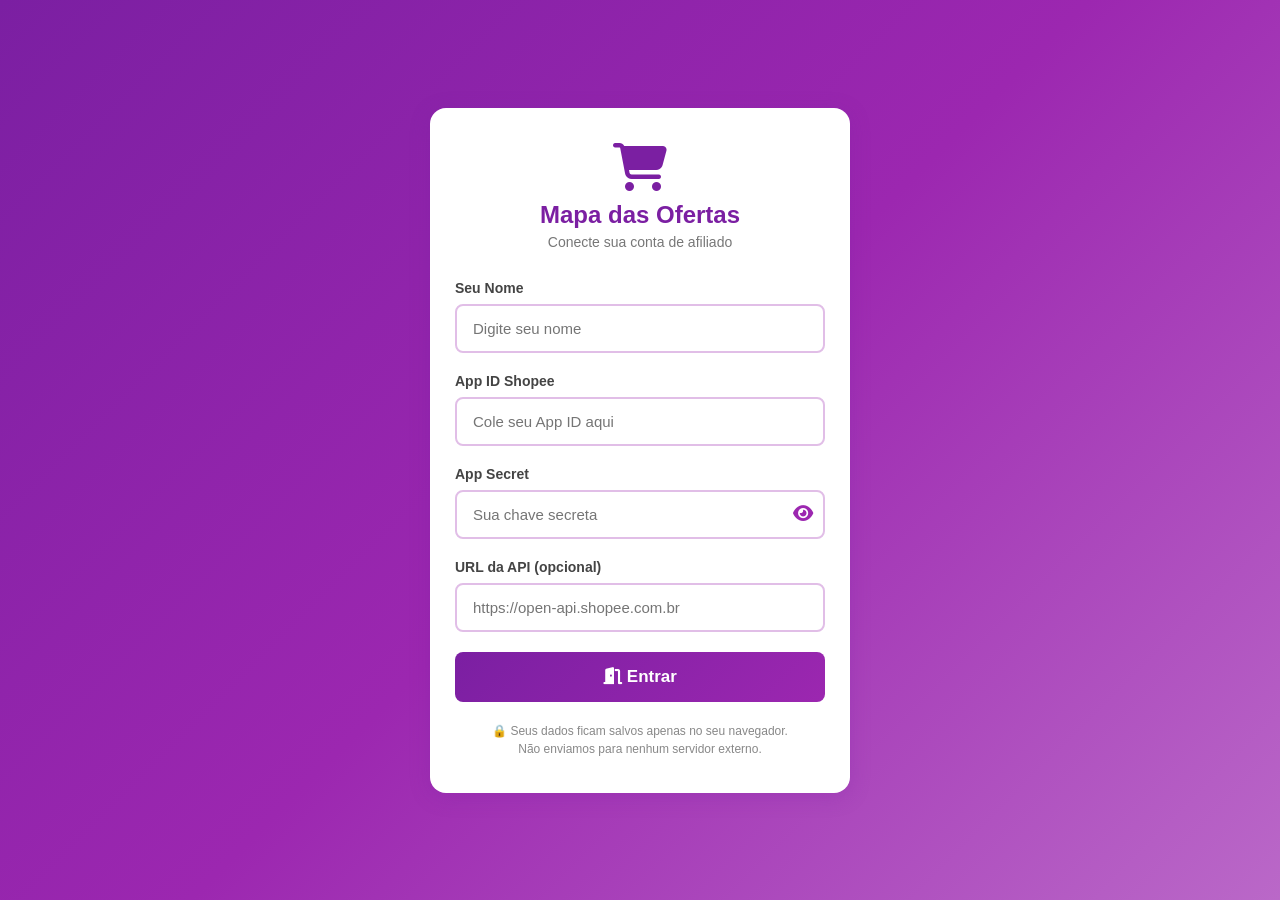
<file: index.html>
<!DOCTYPE html>
<html lang="pt-BR">
<head>
    <meta charset="UTF-8">
    <meta name="viewport" content="width=device-width, initial-scale=1.0">
    <title>Mapa das Ofertas — Login</title>
    <link rel="stylesheet" href="https://cdnjs.cloudflare.com/ajax/libs/font-awesome/6.4.0/css/all.min.css">
    <style>
        * { margin: 0; padding: 0; box-sizing: border-box; font-family: Arial, sans-serif; }
        body { 
            background: linear-gradient(135deg, #7B1FA2, #9C27B0, #BA68C8);
            min-height: 100vh;
            display: flex;
            align-items: center;
            justify-content: center;
            padding: 20px;
        }
        .login-card {
            background: white;
            border-radius: 16px;
            padding: 35px 25px;
            width: 100%;
            max-width: 420px;
            box-shadow: 0 4px 20px rgba(123, 31, 162, 0.25);
        }
        .logo-section { text-align: center; margin-bottom: 30px; }
        .logo-icon { font-size: 48px; color: #7B1FA2; margin-bottom: 10px; }
        .logo-section h1 { color: #7B1FA2; font-size: 24px; margin-bottom: 5px; }
        .logo-section p { color: #777; font-size: 14px; }
        .form-group { margin-bottom: 20px; }
        .form-group label {
            display: block;
            margin-bottom: 8px;
            color: #444;
            font-weight: 600;
            font-size: 14px;
        }
        .form-group input {
            width: 100%;
            padding: 14px 16px;
            border: 2px solid #E1BEE7;
            border-radius: 8px;
            font-size: 15px;
            transition: 0.3s;
        }
        .form-group input:focus {
            outline: none;
            border-color: #9C27B0;
            box-shadow: 0 0 0 3px rgba(156, 39, 176, 0.15);
        }
        .password-wrapper { position: relative; }
        .password-wrapper input { padding-right: 45px; }
        .eye-btn {
            position: absolute;
            right: 12px;
            top: 50%;
            transform: translateY(-50%);
            background: none;
            border: none;
            color: #9C27B0;
            font-size: 18px;
            cursor: pointer;
        }
        .btn-primary {
            width: 100%;
            background: linear-gradient(135deg, #7B1FA2, #9C27B0);
            color: white;
            border: none;
            padding: 15px;
            border-radius: 8px;
            font-size: 17px;
            font-weight: bold;
            cursor: pointer;
            transition: 0.3s;
        }
        .btn-primary:hover { 
            background: linear-gradient(135deg, #6A1B9A, #8E24AA);
            transform: translateY(-2px);
        }
        .aviso-texto {
            margin-top: 20px;
            font-size: 12px;
            color: #888;
            text-align: center;
            line-height: 1.5;
        }
    </style>
</head>
<body>
    <div class="login-card">
        <div class="logo-section">
            <i class="fas fa-shopping-cart logo-icon"></i>
            <h1>Mapa das Ofertas</h1>
            <p>Conecte sua conta de afiliado</p>
        </div>

        <div class="form-group">
            <label for="user-name">Seu Nome</label>
            <input type="text" id="user-name" placeholder="Digite seu nome">
        </div>

        <div class="form-group">
            <label for="app-id">App ID Shopee</label>
            <input type="text" id="app-id" placeholder="Cole seu App ID aqui">
        </div>

        <div class="form-group">
            <label for="app-secret">App Secret</label>
            <div class="password-wrapper">
                <input type="password" id="app-secret" placeholder="Sua chave secreta">
                <button type="button" id="toggle-secret" class="eye-btn">
                    <i class="fas fa-eye"></i>
                </button>
            </div>
        </div>

        <div class="form-group">
            <label for="api-url">URL da API (opcional)</label>
            <input type="text" id="api-url" placeholder="https://open-api.shopee.com.br">
        </div>

        <button type="button" class="btn-primary" id="botao-entrar">
            <i class="fas fa-door-open"></i> Entrar
        </button>

        <p class="aviso-texto">
            🔒 Seus dados ficam salvos apenas no seu navegador.<br>
            Não enviamos para nenhum servidor externo.
        </p>
    </div>

    <script>
        function fazerLogin() {
            const nome = document.getElementById('user-name').value.trim();
            const appId = document.getElementById('app-id').value.trim();
            const appSecret = document.getElementById('app-secret').value.trim();
            const apiUrl = document.getElementById('api-url').value.trim() || 'https://open-api.shopee.com.br';

            if (!nome) {
                alert('⚠️ Por favor, digite seu nome!');
                return false;
            }
            if (!appId) {
                alert('⚠️ Por favor, insira seu App ID da Shopee!');
                return false;
            }
            if (!appSecret) {
                alert('⚠️ Por favor, insira sua App Secret!');
                return false;
            }

            localStorage.setItem('userName', nome);
            localStorage.setItem('appId', appId);
            localStorage.setItem('appSecret', appSecret);
            localStorage.setItem('apiUrl', apiUrl);

            console.log('✅ Credenciais salvas!');
            window.location.href = 'dashboard.html';
            return true;
        }

        function configurarBotaoOlho() {
            const botaoOlho = document.getElementById('toggle-secret');
            if (!botaoOlho) return;
            
            botaoOlho.addEventListener('click', function() {
                const campo = document.getElementById('app-secret');
                const icone = botaoOlho.querySelector('i');
                if (campo.type === 'password') {
                    campo.type = 'text';
                    icone.className = 'fas fa-eye-slash';
                } else {
                    campo.type = 'password';
                    icone.className = 'fas fa-eye';
                }
            });
        }

        document.addEventListener('DOMContentLoaded', function() {
            const botao = document.getElementById('botao-entrar');
            if (botao) {
                botao.addEventListener('click', function(e) {
                    e.preventDefault();
                    fazerLogin();
                });
            }
            configurarBotaoOlho();
        });
    </script>
</body>
</html>
<script>
// ==============================================
// 🔌 OPENAPI DA SHOPEE — Conexão Real
// ==============================================

// Carrega as credenciais que vieram da tela de login
const CREDENCIAIS = {
    nome: localStorage.getItem('userName') || 'Visitante',
    appId: localStorage.getItem('appId') || '',
    appSecret: localStorage.getItem('appSecret') || '',
    apiUrl: localStorage.getItem('apiUrl') || 'https://open-api.shopee.com.br'
};

// Mostra o nome do usuário na tela
document.addEventListener('DOMContentLoaded', function() {
    const elementoNome = document.getElementById('exibirNome');
    if (elementoNome) {
        elementoNome.textContent = CREDENCIAIS.nome;
    }
    
    console.log('✅ Conectado como:', CREDENCIAIS.nome);
    console.log('📡 API:', CREDENCIAIS.apiUrl);
    console.log('🔑 App ID:', CREDENCIAIS.appId ? 'Configurado' : 'Não configurado');
    
    // Verifica se tem credenciais
    if (!CREDENCIAIS.appId || !CREDENCIAIS.appSecret) {
        console.log('⚠️ Sem credenciais — usando exemplos');
        carregarExemplos();
    } else {
        console.log('🔑 Credenciais encontradas — pronto para conectar');
        // Aqui é onde a chamada real vai quando a integração estiver pronta
        carregarExemplos(); // ← temporário, remova quando API real estiver pronta
    }
});

// Função de sair
function sair() {
    if (confirm('Deseja sair da sua conta?')) {
        localStorage.clear();
        window.location.href = 'index.html';
    }
}

// ==============================================
// 📡 FUNÇÃO PARA BUSCAR PRODUTOS DA OPENAPI
// ==============================================
async function buscarProdutosAPI() {
    if (!CREDENCIAIS.appId || !CREDENCIAIS.appSecret) {
        console.log('⚠️ Credenciais não preenchidas');
        return [];
    }

    try {
        console.log('📡 Conectando à OpenAPI da Shopee...');
        
        // ⚠️ Esta é a estrutura da chamada real — ative quando sua API estiver aprovada
        // const resposta = await fetch(`${CREDENCIAIS.apiUrl}/api/v2/affiliate/products?app_id=${CREDENCIAIS.appId}`, {
        //     method: 'GET',
        //     headers: {
        //         'Authorization': `Bearer ${CREDENCIAIS.appSecret}`,
        //         'Content-Type': 'application/json'
        //     }
        // });
        // const dados = await resposta.json();
        // return dados.data?.products || [];
        
        console.log('✅ Estrutura da API pronta — ative a chamada acima quando estiver aprovada');
        return [];
    } catch (erro) {
        console.error('❌ Erro na API:', erro);
        return [];
    }
}

// ==============================================
// 📦 DADOS DE EXEMPLO — Mostra produtos enquanto API não está ativa
// ==============================================
const produtosExemplo = [
    {id:1,nome:"Rack com Painel para TV até 65\"",preco:799.90,comissao:14,poucos:true,img:"https://images.unsplash.com/photo-1556911220-bff31c812dba?w=400&h=300&fit=crop"},
    {id:2,nome:"Vestido Midi Floral Elegante",preco:89.90,comissao:18,poucos:false,img:"https://images.unsplash.com/photo-1572804013309-59a88b7e92a1?w=400&h=300&fit=crop"},
    {id:3,nome:"Travesseiro de Amamentação Ajustável",preco:85.90,comissao:22,poucos:true,img:"https://images.unsplash.com/photo-1584100936595-c0654b55a2e2?w=400&h=300&fit=crop"},
    {id:4,nome:"Kit 4 Potes Herméticos de Vidro",preco:59.90,comissao:19,poucos:true,img:"https://images.unsplash.com/photo-1614935151651-0bea6508db6b?w=400&h=300&fit=crop"},
    {id:5,nome:"Creme Hidratante Corporal 500ml",preco:44.90,comissao:25,poucos:false,img:"https://images.unsplash.com/photo-1571781926291-c477ebfd024b?w=400&h=300&fit=crop"}
];

function carregarExemplos() {
    console.log('📦 Carregando produtos de exemplo...');
    const container = document.getElementById('gradeProdutos');
    const contagem = document.getElementById('qtdOfertas');
    
    if (contagem) contagem.textContent = produtosExemplo.length + ' produtos';
    if (!container) return;
    
    container.innerHTML = '';
    produtosExemplo.forEach(p => {
        const badgePoucos = p.poucos ? '<span style="background:#4CAF50;color:white;padding:2px 6px;border-radius:3px;font-size:10px;">Poucos Afiliados</span>' : '';
        container.innerHTML += `
            <div style="background:white;border-radius:8px;overflow:hidden;box-shadow:0 2px 4px rgba(0,0,0,0.05);">
                <div style="height:140px;background:#f9f7fc;position:relative;">
                    <img src="${p.img}" alt="${p.nome}" style="width:100%;height:100%;object-fit:cover;">
                    <div style="position:absolute;top:6px;left:6px;right:6px;display:flex;justify-content:space-between;">
                        <span style="background:#7B1FA2;color:white;padding:2px 6px;border-radius:3px;font-size:11px;font-weight:bold;">${p.comissao}%</span>
                        ${badgePoucos}
                    </div>
                </div>
                <div style="padding:10px;">
                    <h3 style="font-size:13px;color:#333;margin-bottom:4px;line-height:1.3;">${p.nome}</h3>
                    <p style="font-size:16px;font-weight:bold;color:#222;margin-bottom:4px;">R$ ${p.preco.toFixed(2).replace('.', ',')}</p>
                    <p style="font-size:11px;color:#777;margin-bottom:8px;">Ganhe ~R$${(p.preco * p.comissao / 100).toFixed(2).replace('.', ',')}</p>
                    <button style="width:100%;background:#7B1FA2;color:white;border:none;padding:8px;border-radius:4px;cursor:pointer;font-size:13px;font-weight:bold;">CRIAR OFERTA</button>
                </div>
            </div>
        `;
    });
}
          </script>
</file>
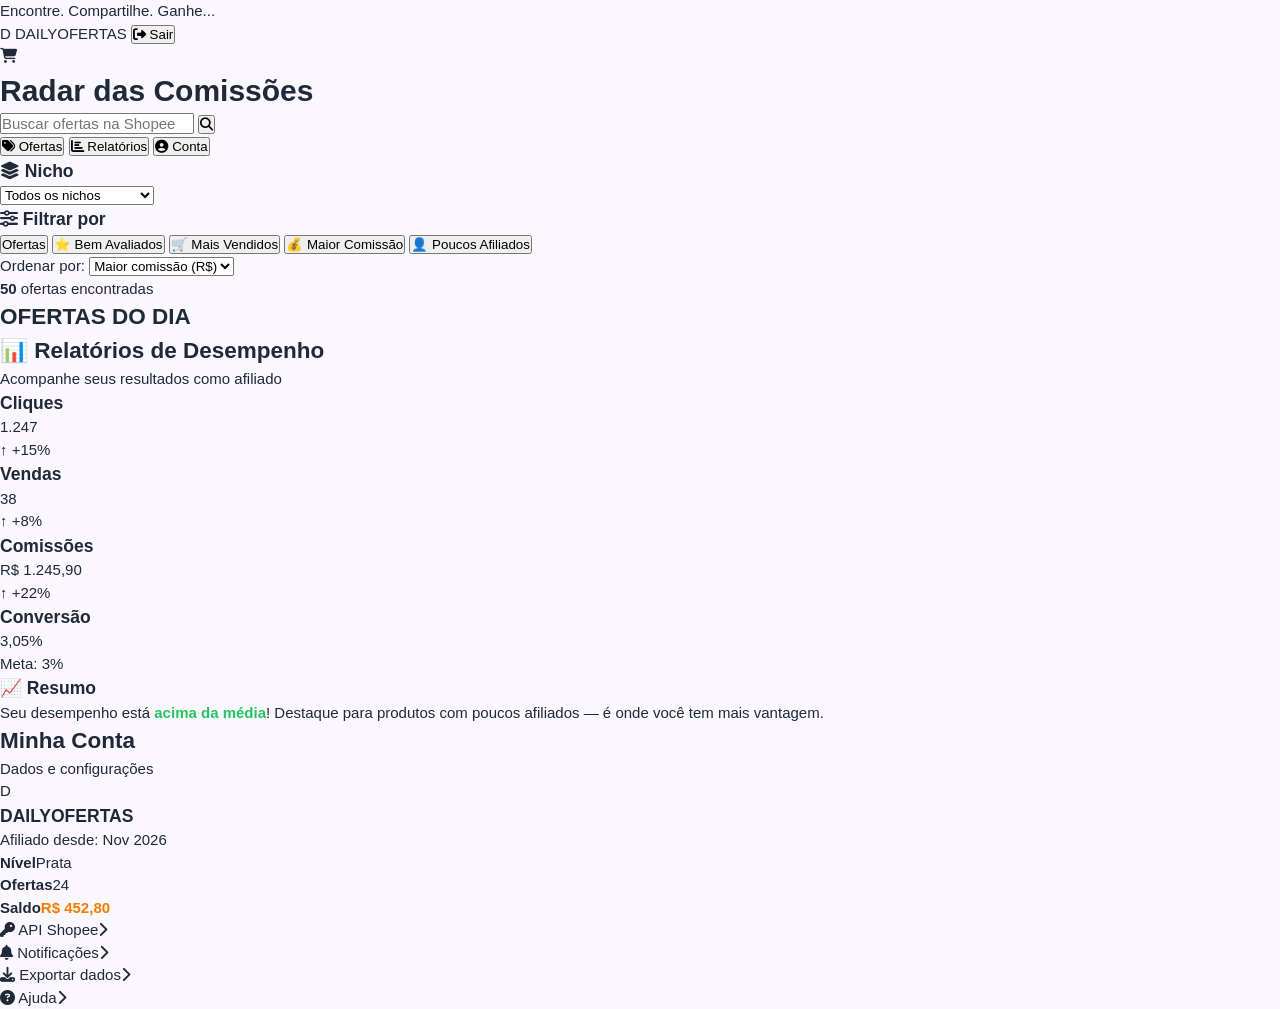
<file: index (1).html>
<!DOCTYPE html>
<html lang="pt-BR">
<head>
    <meta charset="UTF-8">
    <meta name="viewport" content="width=device-width, initial-scale=1.0">
    <title>Radar das Comissões — Ofertas</title>
    <link rel="stylesheet" href="style.css">
    <link rel="stylesheet" href="https://cdnjs.cloudflare.com/ajax/libs/font-awesome/6.4.0/css/all.min.css">
</head>
<body class="page-dashboard">

    <!-- 🔶 CABEÇALHO -->
    <header class="top-header">
        <div class="header-top-bar">
            <span class="slogan">Encontre. Compartilhe. Ganhe...</span>
            <div class="user-area">
                <span class="user-badge">D</span>
                <span class="user-name">DAILYOFERTAS</span>
                <button class="logout-btn" onclick="sairDoSistema()">
                    <i class="fas fa-sign-out-alt"></i> Sair
                </button>
            </div>
        </div>

        <div class="brand-title">
            <i class="fas fa-shopping-cart"></i>
            <h1>Radar das Comissões</h1>
        </div>

        <div class="search-bar">
            <input type="text" id="search-input" placeholder="Buscar ofertas na Shopee">
            <button class="search-btn" onclick="buscarOfertas()">
                <i class="fas fa-search"></i>
            </button>
        </div>
    </header>

    <!-- 📑 ABAS PRINCIPAIS -->
    <nav class="main-tabs">
        <button class="tab active" onclick="mudarAba('ofertas')" id="tab-ofertas">
            <i class="fas fa-tags"></i> Ofertas
        </button>
        <button class="tab" onclick="mudarAba('relatorios')" id="tab-relatorios">
            <i class="fas fa-chart-bar"></i> Relatórios
        </button>
        <button class="tab" onclick="mudarAba('conta')" id="tab-conta">
            <i class="fas fa-user-circle"></i> Conta
        </button>
    </nav>

    <main class="content-wrapper">

        <!-- ========================================== -->
        <!-- 🎯 ABA: OFERTAS -->
        <!-- ========================================== -->
        <section id="aba-ofertas" class="tab-content active">

            <!-- 📦 NICHO -->
            <div class="filter-card">
                <h3 class="card-heading"><i class="fas fa-layer-group"></i> Nicho</h3>
                <select class="full-select" id="nicho-select" onchange="filtrarPorNicho()">
                    <option selected>Todos os nichos</option>
                    <option value="bebe">🍼 Bebês</option>
                    <option value="casa">🏠 Casa e Decoração</option>
                    <option value="beleza">💄 Beleza</option>
                    <option value="moda">👗 Moda</option>
                    <option value="tecnologia">📱 Tecnologia</option>
                </select>
            </div>

            <!-- ⚙️ FILTROS — CADA UM ABRA SUA ABA -->
            <div class="filter-card">
                <h3 class="card-heading"><i class="fas fa-sliders-h"></i> Filtrar por</h3>
                <div class="filter-tags">
                    <button class="tag-btn active" onclick="abrirFiltro('todas')" id="filtro-todas">Ofertas</button>
                    <button class="tag-btn" onclick="abrirFiltro('avaliadas')" id="filtro-avaliadas">⭐ Bem Avaliados</button>
                    <button class="tag-btn" onclick="abrirFiltro('vendidas')" id="filtro-vendidas">🛒 Mais Vendidos</button>
                    <button class="tag-btn" onclick="abrirFiltro('comissao')" id="filtro-comissao">💰 Maior Comissão</button>
                    <button class="tag-btn" onclick="abrirFiltro('poucos')" id="filtro-poucos">👤 Poucos Afiliados</button>
                </div>

                <div class="sort-line">
                    <label>Ordenar por:</label>
                    <select class="sort-select" id="ordenar-por">
                        <option selected>Maior comissão (R$)</option>
                        <option>Poucos afiliados</option>
                        <option>Mais vendidos</option>
                        <option>Menor preço</option>
                    </select>
                </div>
                <p class="results-count"><strong id="qtd-ofertas">50</strong> ofertas encontradas</p>
            </div>

            <!-- 🛍️ LISTA DE PRODUTOS — DINÂMICA POR FILTRO -->
            <div class="offers-section" id="area-ofertas">
                <h2 class="section-title" id="titulo-secao">OFERTAS DO DIA</h2>
                <div class="products-grid" id="grade-produtos">
                    <!-- Os produtos são carregados aqui automaticamente -->
                </div>
            </div>
        </section>

        <!-- ========================================== -->
        <!-- 📊 ABA: RELATÓRIOS -->
        <!-- ========================================== -->
        <section id="aba-relatorios" class="tab-content">
            <div class="page-intro">
                <h2>📊 Relatórios de Desempenho</h2>
                <p>Acompanhe seus resultados como afiliado</p>
            </div>
            <div class="stats-grid">
                <div class="stat-card"><h3>Cliques</h3><p class="stat-value">1.247</p><span class="up">↑ +15%</span></div>
                <div class="stat-card"><h3>Vendas</h3><p class="stat-value">38</p><span class="up">↑ +8%</span></div>
                <div class="stat-card"><h3>Comissões</h3><p class="stat-value">R$ 1.245,90</p><span class="up">↑ +22%</span></div>
                <div class="stat-card"><h3>Conversão</h3><p class="stat-value">3,05%</p><span>Meta: 3%</span></div>
            </div>
            <div class="report-box">
                <h3>📈 Resumo</h3>
                <p>Seu desempenho está <strong style="color:#22c55e;">acima da média</strong>! Destaque para produtos com poucos afiliados — é onde você tem mais vantagem.</p>
            </div>
        </section>

        <!-- ========================================== -->
        <!-- 👤 ABA: CONTA -->
        <!-- ========================================== -->
        <section id="aba-conta" class="tab-content">
            <div class="page-intro"><h2>Minha Conta</h2><p>Dados e configurações</p></div>
            <div class="profile-card">
                <div class="profile-header">
                    <span class="profile-initial">D</span>
                    <div><h3>DAILYOFERTAS</h3><p>Afiliado desde: Nov 2026</p></div>
                </div>
                <div class="profile-stats">
                    <div class="profile-stat"><strong>Nível</strong><span>Prata</span></div>
                    <div class="profile-stat"><strong>Ofertas</strong><span>24</span></div>
                    <div class="profile-stat"><strong>Saldo</strong><span style="color:#f57c00; font-weight:bold;">R$ 452,80</span></div>
                </div>
            </div>
            <div class="settings-list">
                <div class="setting-item"><span><i class="fas fa-key"></i> API Shopee</span><i class="fas fa-chevron-right"></i></div>
                <div class="setting-item"><span><i class="fas fa-bell"></i> Notificações</span><i class="fas fa-chevron-right"></i></div>
                <div class="setting-item"><span><i class="fas fa-download"></i> Exportar dados</span><i class="fas fa-chevron-right"></i></div>
                <div class="setting-item"><span><i class="fas fa-question-circle"></i> Ajuda</span><i class="fas fa-chevron-right"></i></div>
            </div>
        </section>

        <!-- ========================================== -->
        <!-- ✨ MODAL: CRIAR OFERTA (Abre ao clicar "CRIAR OFERTA") -->
        <!-- ========================================== -->
        <div id="modal-criar-oferta" class="modal-overlay" style="display: none;">
            <div class="modal-content">
                <button class="fechar-modal" onclick="fecharModal()">×</button>
                <h2 id="modal-produto-nome">Criar Oferta</h2>

                <!-- 📤 OPÇÕES DE COMPARTILHAMENTO -->
                <div class="opcoes-compartilhamento">
                    <h3>Escolha onde publicar:</h3>
                    <div class="opcao-card" onclick="selecionarCanal('whatsapp')" id="opcao-whatsapp">
                        <i class="fab fa-whatsapp"></i>
                        <h4>Grupo de WhatsApp</h4>
                        <p>Compartilhe com seus grupos</p>
                    </div>
                    <div class="opcao-card" onclick="selecionarCanal('shopee-video')" id="opcao-shopee-video">
                        <i class="fas fa-video"></i>
                        <h4>Shopee Vídeo</h4>
                        <p>Post automático no Shopee Vídeo</p>
                    </div>
                </div>

                <!-- ✍️ ÁREA DE LEGENDA E HASHTAGS -->
                <div id="area-conteudo" style="display: none; margin-top: 24px;">
                    <h3>✍️ Conteúdo da publicação</h3>
                    
                    <label>Nome do Produto:</label>
                    <input type="text" id="produto-nome-exibicao" readonly class="input-leitura">
                    
                    <label>Preço comissão:</label>
                    <input type="text" id="produto-valor-exibicao" readonly class="input-leitura">
                    
                    <label>📝 Legenda (você pode editar):</label>
                    <textarea id="campo-legenda" rows="5" placeholder="A legenda aparece aqui..."></textarea>
                    
                    <label>🏷️ Hashtags sugeridas (seguras conforme regras da Shopee):</label>
                    <textarea id="campo-hashtags" rows="3" readonly class="input-leitura"></textarea>
                    
                    <p class="aviso-hashtag"><i class="fas fa-shield-alt"></i> Hashtags verificadas — em conformidade com as diretrizes da Shopee ✅</p>
                    
                    <div class="botoes-acao">
                        <button class="btn-secundario" onclick="copiarConteudo()">
                            <i class="fas fa-copy"></i> Copiar Tudo
                        </button>
                        <button class="btn-principal" id="btn-publicar" onclick="publicar()">
                            <i class="fas fa-paper-plane"></i> Publicar
                        </button>
                    </div>
                </div>
            </div>
        </div>

    </main>

    <script>
        // =================================================
        // 📦 BANCO DE DADOS DE PRODUTOS
        // =================================================
        const produtos = [
            {
                id: 1,
                nome: "Rack com Painel para TV até 65 Polegadas Life Caemmun",
                preco: "R$ 805,49",
                imagem: "https://via.placeholder.com/600x400/e8e8e8/333?text=Rack+TV",
                comissao: "13%",
                ganho: "~R$ 104,71",
                avaliacao: "4,8",
                vendas: "",
                nicho: "casa",
                destaque: "",
                categoria: "decoração"
            },
            {
                id: 2,
                nome: "Kit 2 Cadeira Orgânica Manuela sala de jantar",
                preco: "R$ 349,94",
                imagem: "https://via.placeholder.com/600x400/f0f0f0/333?text=Cadeiras",
                comissao: "13%",
                ganho: "~R$ 45,49",
                avaliacao: "4,8",
                vendas: "59 vendidos",
                desconto: "-30%",
                nicho: "casa",
                destaque: "",
                categoria: "moveis"
            },
            {
                id: 3,
                nome: "Kit Festa Cubo 4 Peças (dourado, rose gold, preto)",
                preco: "R$ 299,20",
                imagem: "https://via.placeholder.com/600x400/faf0f5/333?text=Festa",
                comissao: "14%",
                ganho: "~R$ 41,89",
                avaliacao: "4,9",
                vendas: "32 vendidos",
                desconto: "-12%",
                nicho: "casa",
                destaque: "",
                categoria: "festas"
            },
            {
                id: 4,
                nome: "Poltrona Decorativa Com Almofada Amamentação",
                preco: "R$ 273,67",
                imagem: "https://via.placeholder.com/600x400/fff8f0/333?text=Poltrona",
                comissao: "13%",
                ganho: "~R$ 35,58",
                avaliacao: "5,0",
                vendas: "18 vendidos",
                desconto: "-12%",
                nicho: "bebe",
                destaque: "LANÇAMENTO!",
                categoria: "amamentacao"
            },
            {
                id: 5,
                nome: "Mamadeira Anticólica 240ml Silicone",
                preco: "R$ 39,90",
                imagem: "https://via.placeholder.com/600x400/fff/333?text=Mamadeira",
                comissao: "12%",
                ganho: "~R$ 4,79",
                avaliacao: "4,9",
                vendas: "230 vendidos",
                nicho: "bebe",
                destaque: "",
                categoria: "mamadeira"
            },
            {
                id: 6,
                nome: "Carrinho de Bebê Dobrável com Capa de Chuva",
                preco: "R$ 459,90",
                imagem: "https://via.placeholder.com/600x400/f8f8f8/333?text=Carrinho+Bebê",
                comissao: "11%",
                ganho: "~R$ 50,59",
                avaliacao: "4,7",
                vendas: "87 vendidos",
                nicho: "bebe",
                destaque: "",
                categoria: "carrinho_bebe"
            }
        ];

        // =================================================
        // 🏷️ GERADOR DE HASHTAGS SEGURAS — Por Categoria
        // =================================================
        const hashtagsPorCategoria = {
            mamadeira: {
                legenda: "✨ Mamadeira Anticólica — conforto e segurança para seu bebê!\n✅ Sem BPA • Silicone macio • Fácil de limpar\n💝 Perfeita para o dia a dia e viagens\n👉 Garanta a sua com desconto!",
                tags: "#Mamadeira #MamadeiraAnticolica #AlimentacaoBebe #ProdutosParaBebe #CuidaDoBebe #Maternidade #BebeSeguro #SiliconeParaBebe #FamiliaFeliz #AmorDeMae"
            },
            carrinho_bebe: {
                legenda: "👶 Carrinho de Bebê Dobrável — praticidade que você merece!\n✅ Leve e dobrável • Inclui capa de chuva • Seguro e confortável\n💝 Ideal para passeios com seu pequeno\n👉 Confira o preço especial!",
                tags: "#CarrinhoDeBebe #PasseioComBebe #ProdutosInfantis #MaternidadePratica #BebeConfortavel #
</file>
<file: style.css>
/* ==========================================
   MAPA DAS OFERTAS — Estilos com Cor ROXA
========================================== */

:root {
    --roxo-escuro: #6b21a8;      /* Cabeçalhos e faixa topo */
    --roxo-medio: #7c3aed;       /* Botões e destaques */
    --roxo-claro: #ede9fe;       /* Fundo suave */
    --roxo-borda: #ddd6fe;       /* Bordas */
    --fundo-tela: #faf7ff;       /* Fundo da página */
    --fundo-card: #ffffff;       /* Caixas brancas */
    --texto-escuro: #1f2937;     /* Textos principais */
    --texto-claro: #6b7280;      /* Textos secundários */
    --sombra: 0 4px 12px rgba(107, 33, 168, 0.08);
    --raio: 10px;
}

* {
    margin: 0;
    padding: 0;
    box-sizing: border-box;
    font-family: 'Segoe UI', Roboto, 'Helvetica Neue', Arial, sans-serif;
}

body {
    background: var(--fundo-tela);
    color: var(--texto-escuro);
    line-height: 1.5;
    font-size: 15px;
}

button {
    cursor: pointer;
    font-family: inherit;
}

input, textarea {
    font-family: inherit;
    font-size: 15px;
}

a {
    text-decoration: none;
    color: inherit;
}

/* ==========================================
   TELA DE LOGIN
========================================== */
.page-login {
    min-height: 100vh;
    background: linear-gradient(180deg, #ede9fe 0%, #faf7ff 100%);
    display: flex;
    flex-direction: column;
}

.top-banner {
    background: var(--roxo-escuro);
    color: white;
    padding: 36px 24px;
    text-align: center;
    box-shadow: 0 2px 8px rgba(107, 33, 168, 0.2);
}

.top-banner .main-icon {
    font-size: 42px;
    margin-bottom: 10px;
    display: inline-block;
}

.top-banner h1 {
    font-size: 26px;
    font-weight: 700;
    margin-bottom: 6px;
    letter-spacing: 0.5px;
}

.top-banner .slogan {
    font-size: 15px;
    opacity: 0.85;
}

.login-wrapper {
    padding: 24px;
    max-width: 440px;
    margin: 0 auto;
    width: 100%;
}

.login-card {
    background: var(--fundo-card);
    border-radius: var(--raio);
    padding: 28px 24px;
    box-shadow: var(--sombra);
}

.login-card h2 {
    font-size: 22px;
    margin-bottom: 8px;
    color: var(--texto-escuro);
}

.intro-text {
    color: var(--texto-claro);
    font-size: 14px;
    margin-bottom: 24px;
    line-height: 1.6;
}

.form-group {
    margin-bottom: 20px;
}

.form-group label {
    display: block;
    font-weight: 500;
    margin-bottom: 8px;
    color: var(--texto-escuro);
}

.form-group label span {
    font-weight: 400;
    color: var(--texto-claro);
}

.form-group input {
    width: 100%;
    padding: 12px 14px;
    border: 2px solid var(--roxo-borda);
    border-radius: 8px;
    transition: border-color 0.2s;
    background: #fcfbff;
}

.form-group input:focus {
    outline: none;
    border-color: var(--roxo-medio);
    background: #ffffff;
}

.hint {
    font-size: 12px;
    color: var(--texto-claro);
    margin-top: 6px;
}

.input-with-icon {
    position: relative;
}

.icon-btn {
    position: absolute;
    right: 12px;
    top: 50%;
    transform: translateY(-50%);
    background: none;
    border:
</file>
